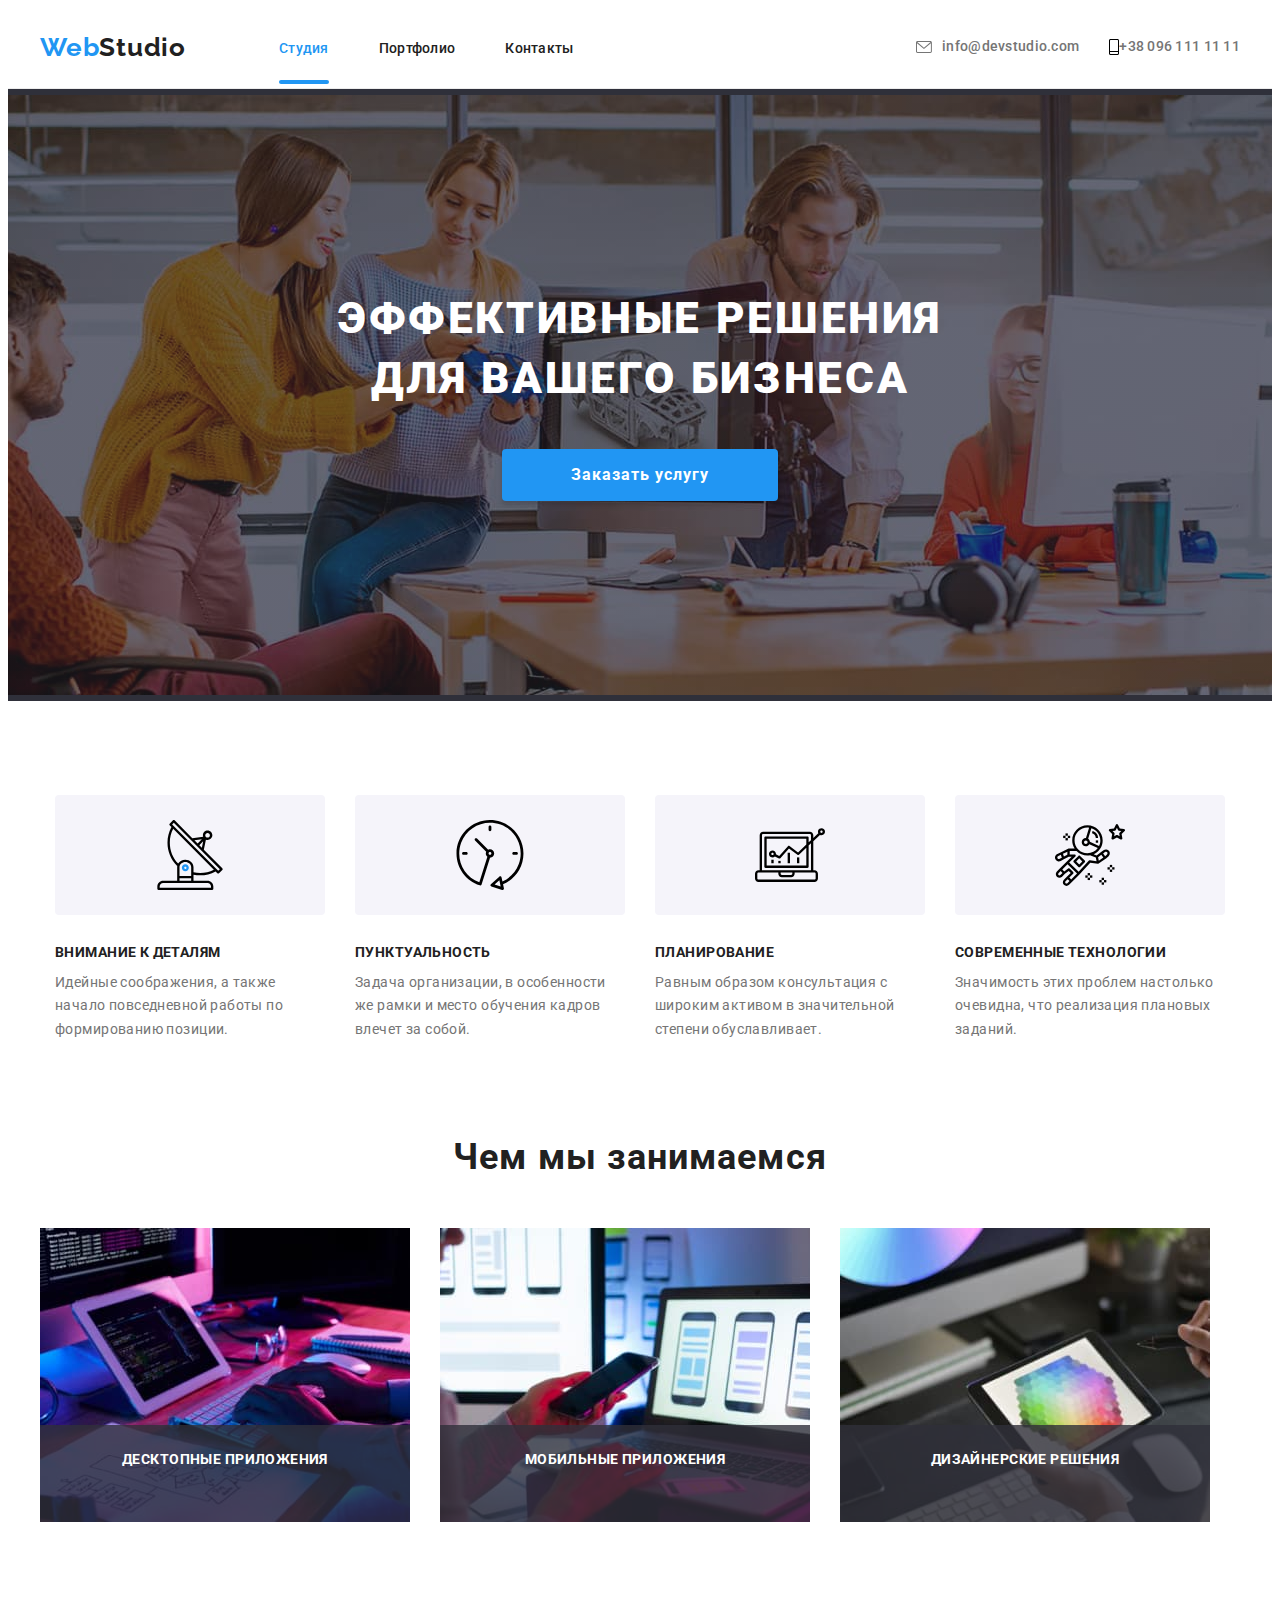
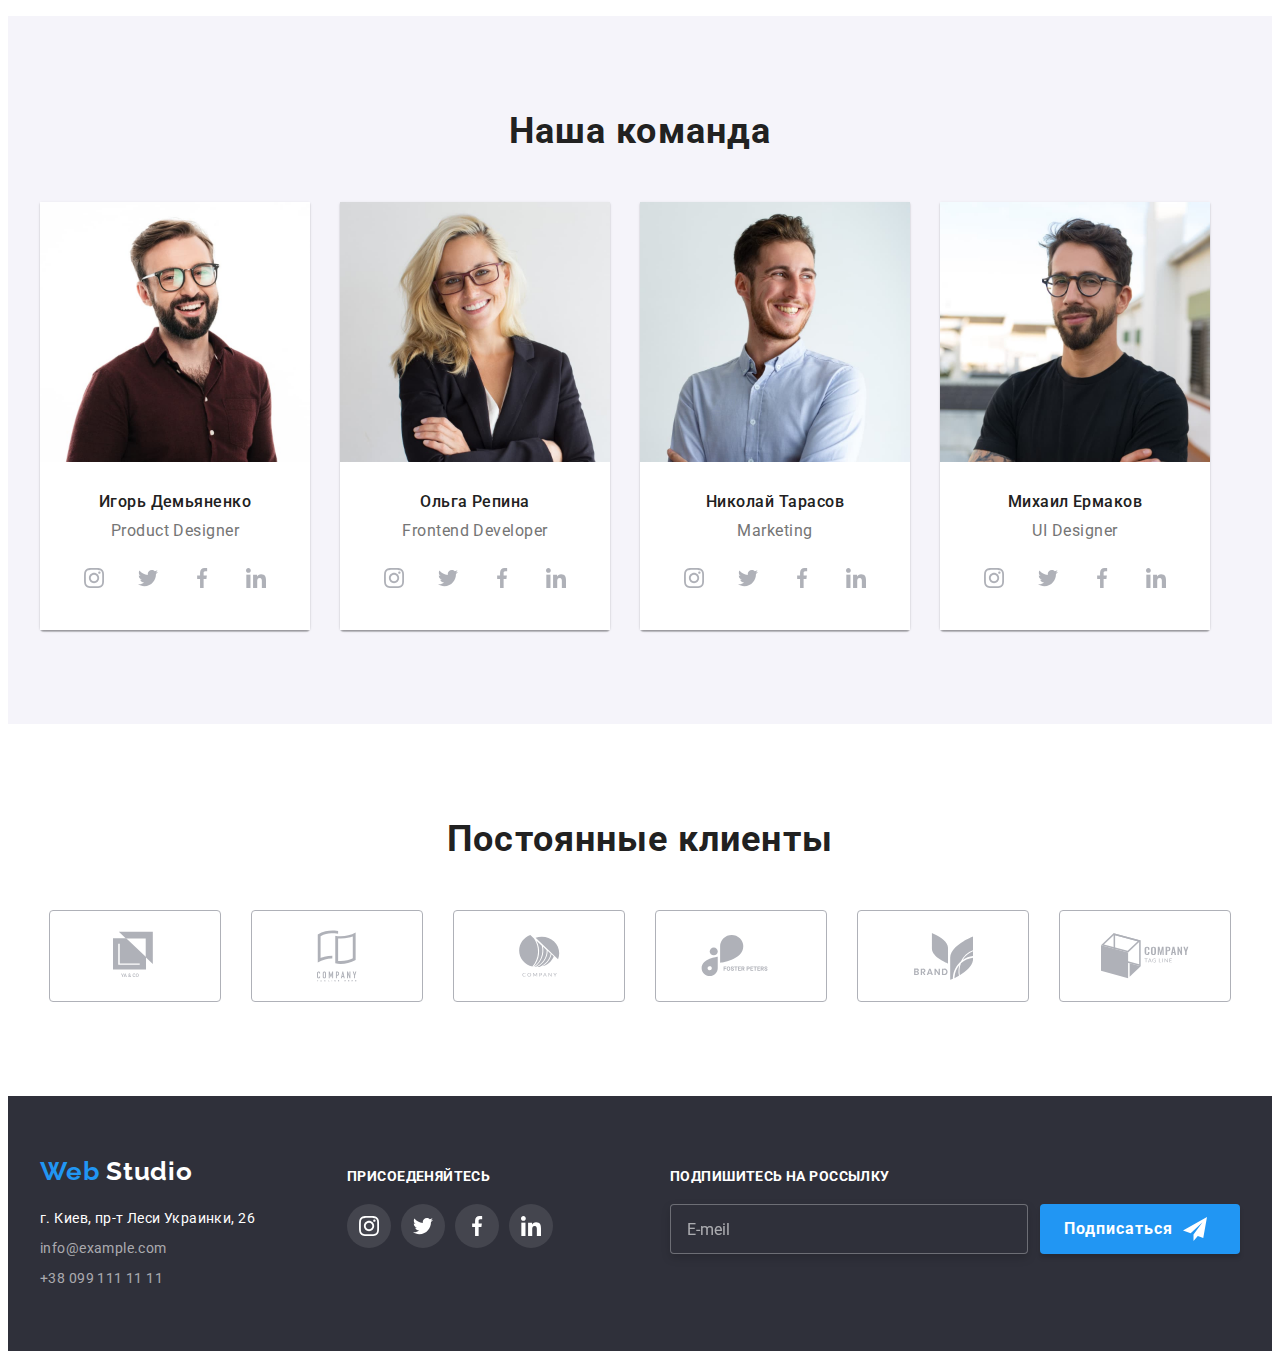
<file: index.html>
<!DOCTYPE html>
<html lang="ru">
<head>
    <meta charset="UTF-8">
    <meta http-equiv="X-UA-Compatible" content="IE=edge">
    <meta name="viewport" content="width=device-width, initial-scale=1.0">
    <title lang="en">WebStudio</title>
    <link rel="stylesheet" href="https://cdnjs.cloudflare.com/ajax/libs/modern-normalize/1.0.0/modern-normalize.min.css" integrity="sha512-ISS7cAi1PEhQ8jnbJpJZMd29NlhNj4AWYyLOSp2CE/CsHxTCu+r+t0D2yoJudVrd0/8fTVPUVDzY5Tvli75u/g==" crossorigin="anonymous" />
    <link rel="preconnect" href="https://fonts.gstatic.com">
    <link href="https://fonts.googleapis.com/css2?family=Raleway:wght@700&family=Roboto:wght@400;500;700;900&display=swap" rel="stylesheet">
    <link rel="stylesheet" href="https://cdnjs.cloudflare.com/ajax/libs/animate.css/4.1.1/animate.min.css"/>
    <link rel="stylesheet" href="./css/main.css">
</head>
<body>
    
    <header class="header">
        <!--Навигацыя-->
        <div class="container">
            <nav class="nav">
                <a class="logo link animate__heartBeat" href="index.html" lang="en">Web<span class="logo--word-top">Studio</span></a>
                <ul class="nav-list list">
                    <li class="nav-list__title">
                        <a class="nav-list__link link " href="index.html"><span class="nav-link-word header-nav-page">Студия</span></a>
                    </li>
                    <li class="nav-list__title">
                        <a class="nav-list__link link " href="portfolio.html">Портфолио</a>
                    </li>
                    <li class="nav-list__title">
                        <a class="nav-list__link link " href="contakt.html">Контакты</a>
                    </li>           
                </ul>
            </nav>
            <ul class="header-contakt list">
                <li class="header-contakt__list">
                    <a class="header-contakt__link link" href="mail:info@devstudio.com">
                        <svg width="16" height="12" class="header-contakt--icon">
                            <use href="./img/sprite.svg#icon-mail"></use>
                        </svg> info@devstudio.com
                    </a>
                    
                </li>
                <li class="header-contakt__list">
                    <a class="header-contakt__link link" href="tel:+380961111111">
                        <svg width="10" height="16" class="headet-contakt--icon" >
                            <use href="./img/sprite.svg#icon-tel"></use>
                        </svg> +38 096 111 11 11
                    </a>
                </li>
            </ul>  
        </div>
    </header>
    <main>
        <!--HERO-->
        <section class="hero">
            <div class="container">
                <h1 class="hero__text">Эффективные решения для вашего бизнеса</h1>
                <button type="button" data-modal-open class="hero-container__btn model-btn-style">
                   <span class="hero-container--texst-btn">Заказать услугу</span> 
                </button>
            </div>
        </section>
            <!--Описание-->        
        <section class="description">
            <div class="container">
                <ul class="description-list list">
                    <li class="description-list__title">
                        <div class="description-list__title-icon">
                            <svg class="description-list--icon">
                                <use href="./img/sprite.svg#icon-antenna"></use>
                            </svg>
                        </div>
                        <h3 class="description-list__header-text">Внимание к деталям</h3>
                        <p class="description-list__text">Идейные соображения, а также начало повседневной работы по формированию позиции.</p>
                    </li>
                    <li class="description-list__title">
                        <div class="description-list__title-icon">
                            <svg class="description-list--icon">
                                <use href="./img/sprite.svg#icon-clock"></use>
                            </svg>
                        </div>
                        <h3 class="description-list__header-text">Пунктуальность</h3>
                        <p class="description-list__text">Задача организации, в особенности же рамки и место обучения кадров влечет за собой.</p>
                    </li>
                    <li class="description-list__title">
                        <div class="description-list__title-icon">
                            <svg class="description-list--icon">
                                <use href="./img/sprite.svg#icon-diagram">
                                </use>
                            </svg>
                        </div>
                        <h3 class="description-list__header-text">Планирование</h3>
                        <p class="description-list__text">Равным образом консультация с широким активом в значительной степени обуславливает.</p>
                    </li>
                    <li class="description-list__title">
                        <div class="description-list__title-icon">
                            <svg class="description-list--icon" >
                                <use href="./img/sprite.svg#icon-astronaut"></use>
                            </svg>
                        </div>
                        <h3 class="description-list__header-text">Современные технологии</h3>
                        <p class="description-list__text">Значимость этих проблем настолько очевидна, что реализация плановых заданий.</p>
                    </li>
                </ul>
            </div>    
       </section>
             <!--Чем мы занимаемся-->             
        <section class="uswork">
            <div class="container">
                <h2 class="uswork__header">Чем мы занимаемся</h2> 
                <ul class="uswork-list list">
                    <li class="uswork-list__img">
                        <img src="./img/picture/html.img/img-2.jpg" alt="робота с компютером" width="370" height="294">
                        <p class="uswork-list__text">
                            ДЕСКТОПНЫЕ ПРИЛОЖЕНИЯ
                        </p>
                    </li>
                    <li class="uswork-list__img">
                        <img src="./img/picture/html.img/img-1.jpg" alt="робота с телефоном" width="370" height="294">
                        <p class="uswork-list__text">
                            МОБИЛЬНЫЕ ПРИЛОЖЕНИЯ
                        </p>
                    </li>
                    <li class="uswork-list__img">
                        <img src="./img/picture/html.img/img.jpg" alt="робота с планшетом" width="370" height="294">
                        <p class="uswork-list__text">
                            ДИЗАЙНЕРСКИЕ РЕШЕНИЯ
                        </p>
                    </li>
                </ul>
            </div>   
        </section>
            <!--Наша команда-->        
        <section class="usteam">
            <div class="container">
                <h2 class="usteam__header">Наша команда</h2>
                <ul class="usteam-list list">
                    <li class="usteam-blok" >
                        <img class="usteam-blok__img" src="./img/face/img.jpg" alt="Игорь Демьяненко" width="270" height="260">
                        <div class="usteam-item">
                            <h3 class="usteam-item__name">Игорь Демьяненко</h3>
                            <p class="usteam-item__text" lang="en">Product Designer</p>
                            <ul class="usteam-soctial list">
                                <il class="usteam-soctial__icon">
                                    <a class="soctial-icon-link link" href="" >
                                        <svg class="soctial-icon">
                                            <use href="./img/sprite.svg#icon-instagram"></use>
                                        </svg>
                                    </a>
                                </il>
                                <il class="usteam-soctial__icon">
                                    <a class="soctial-icon-link link" href="">
                                        <svg class="soctial-icon">
                                            <use href="./img/sprite.svg#icon-twitter"></use>
                                        </svg>
                                    </a>
                                </il>
                                <il class="usteam-soctial__icon">
                                    <a class="soctial-icon-link link" href="">
                                        <svg class="soctial-icon">
                                            <use href="./img/sprite.svg#icon-facebook"></use>
                                        </svg>
                                    </a>
                                </il>
                                <il class="usteam-soctial__icon">
                                    <a class="soctial-icon-link link" href="">
                                        <svg class="soctial-icon">
                                            <use href="./img/sprite.svg#icon-linkedin"></use>
                                        </svg>
                                    </a>
                                </il>
                            </ul>
                        </div>
                    </li>
                    <li class="usteam-blok">
                        <img class="usteam-blok__img" src="./img/face/img-1.jpg" alt="Ольга Репина" width="270" height="260">
                        <div class="usteam-item">
                            <h3 class="usteam-item__name">Ольга Репина</h3>
                            <p class="usteam-item__text" lang="en">Frontend Developer</p>
                            <ul class="usteam-soctial list">
                                <il class="usteam-soctial__icon">
                                    <a class="soctial-icon-link link" href="" >
                                        <svg class="soctial-icon">
                                            <use href="./img/sprite.svg#icon-instagram"></use>
                                        </svg>
                                    </a>
                                </il>
                                <il class="usteam-soctial__icon">
                                    <a class="soctial-icon-link link" href="">
                                        <svg class="soctial-icon">
                                            <use href="./img/sprite.svg#icon-twitter"></use>
                                        </svg>
                                    </a>
                                </il>
                                <il class="usteam-soctial__icon">
                                    <a class="soctial-icon-link link" href="">
                                        <svg class="soctial-icon">
                                            <use href="./img/sprite.svg#icon-facebook"></use>
                                        </svg>
                                    </a>
                                </il>
                                <il class="usteam-soctial__icon">
                                    <a class="soctial-icon-link link" href="">
                                        <svg class="soctial-icon">
                                            <use href="./img/sprite.svg#icon-linkedin"></use>
                                        </svg>
                                    </a>
                                </il>
                            </ul>
                        </div>
                    </li>
                    <li class="usteam-blok">
                        <img class="usteam-blok__img" src="./img/face/img-2.jpg" alt="Николай Тарасов" width="270" height="260">
                        <div class="usteam-item">
                            <h3 class="usteam-item__name">Николай Тарасов</h3>
                            <p class="usteam-item__text" lang="en">Marketing</p>
                            <ul class="usteam-soctial list">
                                <il class="usteam-soctial__icon">
                                    <a class="soctial-icon-link link" href="" >
                                        <svg class="soctial-icon">
                                            <use href="./img/sprite.svg#icon-instagram"></use>
                                        </svg>
                                    </a>
                                </il>
                                <il class="usteam-soctial__icon">
                                    <a class="soctial-icon-link link" href="">
                                        <svg class="soctial-icon">
                                            <use href="./img/sprite.svg#icon-twitter"></use>
                                        </svg>
                                    </a>
                                </il>
                                <il class="usteam-soctial__icon">
                                    <a class="soctial-icon-link link" href="">
                                        <svg class="soctial-icon">
                                            <use href="./img/sprite.svg#icon-facebook"></use>
                                        </svg>
                                    </a>
                                </il>
                                <il class="usteam-soctial__icon">
                                    <a class="soctial-icon-link link" href="">
                                        <svg class="soctial-icon">
                                            <use href="./img/sprite.svg#icon-linkedin"></use>
                                        </svg>
                                    </a>
                                </il>
                            </ul>
                        </div>
                    </li>
                    <li class="usteam-blok">
                        <img class="usteam-blok__img" src="./img/face/img-3.jpg" alt="Михаил Ермаков" width="270" height="260">
                        <div class="usteam-item">
                            <h3 class="usteam-item__name">Михаил Ермаков</h3>
                            <p class="usteam-item__text" lang="en">UI Designer</p>
                           <ul class="usteam-soctial list">
                            <il class="usteam-soctial__icon">
                                <a class="soctial-icon-link link" href="" >
                                    <svg class="soctial-icon">
                                        <use href="./img/sprite.svg#icon-instagram"></use>
                                    </svg>
                                </a>
                            </il>
                            <il class="usteam-soctial__icon">
                                <a class="soctial-icon-link link" href="">
                                    <svg class="soctial-icon">
                                        <use href="./img/sprite.svg#icon-twitter"></use>
                                    </svg>
                                </a>
                            </il>
                            <il class="usteam-soctial__icon">
                                <a class="soctial-icon-link link" href="">
                                    <svg class="soctial-icon">
                                        <use href="./img/sprite.svg#icon-facebook"></use>
                                    </svg>
                                </a>
                            </il>
                            <il class="usteam-soctial__icon">
                                <a class="soctial-icon-link link" href="">
                                    <svg class="soctial-icon">
                                        <use href="./img/sprite.svg#icon-linkedin"></use>
                                    </svg>
                                </a>
                            </il>
                           </ul>
                        </div>
                    </li>
                    
                </ul>
            </div>
        </section>
        <!--Клиенты-->  
        <section class="clients">
            <div class="container">
                <h2 class="clients__header">
                    Постоянные клиенты
                </h2>
                <ul class="clients-list list">
                    <li class="clients-list__item">
                        <a href="" class="clients-list__item--link link">
                            <svg class="clients-list__item--icon" width="44" height="50" >
                                <use href="./img/sprite.svg#icon-logo-1"></use>
                            </svg>
                        </a>
                    </li>
                    <li class="clients-list__item">
                        <a href="" class="clients-list__item--link link">
                            <svg class="clients-list__item--icon" width="40" height="52">
                                <use href="./img/sprite.svg#icon-logo-2"></use>
                            </svg>
                        </a>
                    </li>
                    <li class="clients-list__item">
                        <a href="" class="clients-list__item--link link">
                            <svg class="clients-list__item--icon" width="41" height="42">
                                <use href="./img/sprite.svg#icon-logo-3"></use>
                            </svg>
                        </a>
                    </li>
                    <li class="clients-list__item">
                        <a href="" class="clients-list__item--link link">
                            <svg class="clients-list__item--icon" width="80" height="42">
                                <use href="./img/sprite.svg#icon-logo-4"></use>
                            </svg>
                        </a>
                    </li>
                    <li class="clients-list__item">
                        <a href="" class="clients-list__item--link link">
                            <svg class="clients-list__item--icon" width="59" height="47">
                                <use href="./img/sprite.svg#icon-logo-5" ></use>
                            </svg>
                        </a>
                    </li>
                    <li class="clients-list__item">
                        <a href="" class="clients-list__item--link link">
                            <svg class="clients-list__item--icon" width="88" height="46">
                                <use href="./img/sprite.svg#icon-logo-6" ></use>
                            </svg>
                        </a>
                    </li>
                </ul>
            </div>
        </section>
    </main>  
        <footer class="footer">
            <!--Контактная информация--> 
            <div class="container">
                <div>
                    <ul class="footer-list list">
                        <li class="footer-list__title">
                            <a class="logo link" href="index.html" lang="en">Web
                                <span class="logo--word-bottom">Studio</span>
                            </a>
                        </li>
                        <li class="footer-list__title">
                            <address class="footer-list__address">
                                <ul class="footer-list__address-list list">
                                    <li class="footer-list__address-title">
                                        <a class="footer-list__address--map link" href="https://goo.gl/maps/AxaxYYh6LcKhHVf57" target="_blank" rel="noopener noreferrer">
                                            г. Киев, пр-т Леси Украинки, 26
                                        </a>
                                    </li>
                                    <li class="footer-list__address-title">
                                        <a class="footer-list__address--link link" href="mail:info@example.com">
                                            info@example.com
                                        </a>
                                    </li>
                                    <li class="footer-list__address-title">
                                        <a class="footer-list__address--link link" href="tel:+380991111111">
                                            +38 099 111 11 11
                                        </a>
                                    </li>
                                </ul>
                        </address></li>
                    </ul> 
                </div>
            
                <div class="footer-social">
                    <h3 class="footer-social--text">
                        ПРИСОЕДЕНЯЙТЕСЬ
                    </h3>
                    <ul class="footer-social__list list">
                        <li class="footer-social__title">
                            <a href="" class="footer-social__icon link">
                                <svg class="footer-social__title--icon">
                                    <use href="./img/sprite.svg#icon-instagram"></use>
                                </svg>
                            </a>
                        </li>
                        <li class="footer-social__title">
                            <a href="" class="footer-social__icon link">
                                <svg class="footer-social__title--icon">
                                    <use href="./img/sprite.svg#icon-twitter"></use>
                                </svg>
                            </a>
                        </li>
                        <li class="footer-social__title">
                            <a href="" class="footer-social__icon link">
                                <svg class="footer-social__title--icon">
                                    <use href="./img/sprite.svg#icon-facebook"></use>
                                </svg>
                            </a>
                        </li>
                        <li class="footer-social__title">
                            <a href="" class="footer-social__icon link">
                                <svg class="footer-social__title--icon">
                                    <use href="./img/sprite.svg#icon-linkedin"> </use>
                                </svg>
                            </a>
                        </li>
                    </ul>
                </div>
                <div class="footer-mailing">
                    <p class="footer-mailing--header">ПОДПИШИТЕСЬ НА РОССЫЛКУ</p>
                    <div >
                        <form class="footer-mailing__list" action="#" >
                            <input name="user-email" type="email" placeholder="E-meil" class="footer-mailing__list--mail">
                            <button type="submit" class="footer-mailing__list--btn model-btn-style">
                                Подписаться
                                <svg class="footer-mailing__list--btn-icon">
                                    <use href="./img/sprite.svg#icon-icon_meseng"></use>
                                </svg>
                            </button> 
                        </form>
                    </div>
                </div>
            </div>
        </footer>
        <div class="backdrop is-hidden" data-modal>
            <div class="model">
                <button type="button" data-modal-close class="model__btn-close-model">
                    <svg class="model__btn-close-icon" width="18" height="18">
                        <use href="./img/sprite.svg#icon-close-black-btn"></use>
                    </svg>
                </button>
                <form action="#" class="model-form">
                    <b class="model-form--model-text">Оставьте свои данные, мы вам перезвоним</b>
                    <label class="from-label" >
                        Имя
                        <span class="from-label__input">
                            <input class="from-input-box" type="text" name="user-name" required minlength="2">
                            <svg class="input-icon" width="18" height="18">
                                <use href="./img/sprite.svg#icon-person-backdrop"></use>
                            </svg>
                        </span>
                    </label>
                    <label class="from-label">
                        Телефон
                        <span class="from-label__input">
                            <input class="from-input-box" type="tel" name="user-tel" required 
                            pattern="[0-9]{3}-[0-9]{3}-[0-9]{2}-[0-9]{2}">
                            <svg class="input-icon" width="18" height="18">
                                <use href="./img/sprite.svg#icon-phone-backdrop"></use>
                            </svg>
                        </span>
                    </label>
                    <label class="from-label">
                        Почта
                        <span class="from-label__input">
                            <input class="from-input-box" type="email" name="user-email" required/>
                            <svg class="input-icon" width="18" height="18">
                                <use href="./img/sprite.svg#icon-icon_meseng"></use>
                            </svg>
                        </span>
                    </label>
                    <label class="from-label">
                        Комментарий
                        <textarea class="from-input-textarea"  name="user-text"  placeholder="Введите текст"></textarea>
                    </label>
                    <input id="user-term" class="from-input-checkbox visually-hidden" name="user-term" type="checkbox" required>
                    <label for="user-term" class="from-label from-label-input" >
                        Соглашаюсь с рассылкой и принимаю&nbsp;
                        <a href="" class="from-label-link">Условия договора</a>
                    </label>
                    <button type="submit" class="model-btn-push model-btn-style">Отправить</button>
                </form>
            </div>
        </div>  
        <script src="./js/model.js"></script>
        
</body>
</html>
</file>
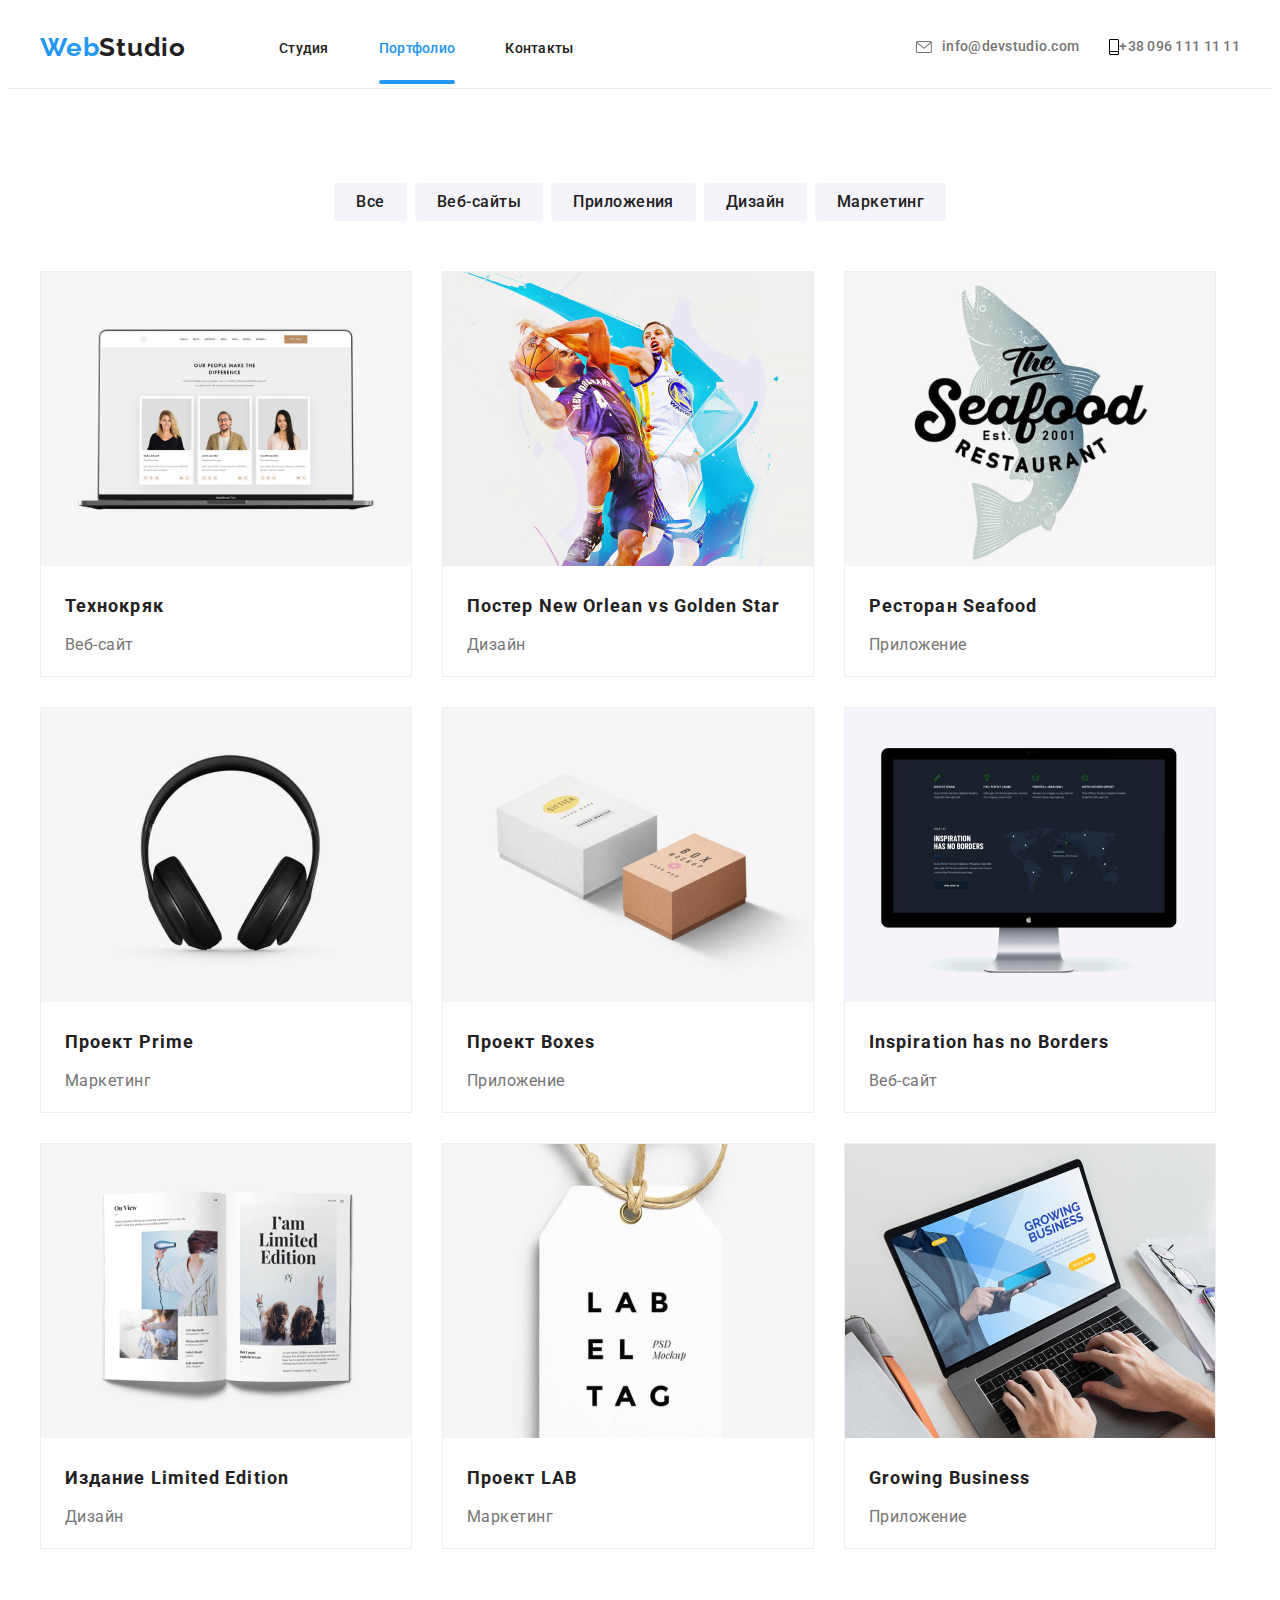
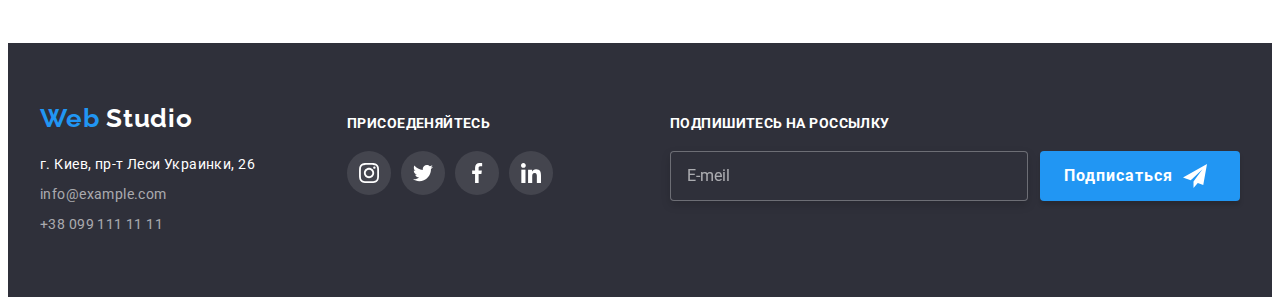
<file: portfolio.html>
<!DOCTYPE html>
<html lang="ru">
<head>
    <meta charset="UTF-8">
    <meta http-equiv="X-UA-Compatible" content="IE=edge">
    <meta name="viewport" content="width=device-width, initial-scale=1.0">
    <title lang="en">WebStudio</title>
    <link rel="stylesheet" href="https://cdnjs.cloudflare.com/ajax/libs/modern-normalize/1.0.0/modern-normalize.min.css" integrity="sha512-ISS7cAi1PEhQ8jnbJpJZMd29NlhNj4AWYyLOSp2CE/CsHxTCu+r+t0D2yoJudVrd0/8fTVPUVDzY5Tvli75u/g==" crossorigin="anonymous" />
    <link rel="preconnect" href="https://fonts.gstatic.com">
    <link href="https://fonts.googleapis.com/css2?family=Raleway:wght@700&family=Roboto:wght@400;500;700;900&display=swap" rel="stylesheet">
    <link rel="stylesheet" href="https://cdnjs.cloudflare.com/ajax/libs/animate.css/4.1.1/animate.min.css"/>
    <link rel="stylesheet" href="./css/portfolio.min.css">
</head>
    <body>
        <header class="header">
            <!--Навигацыя-->
            <div class="container">
                <nav class="nav">
                    <a class="logo link animate__heartBeat"  href="index.html" lang="en">Web<span class="logo--word-top">Studio</span></a>
                    <ul class="nav-list list">
                        <li class="nav-list__title">
                            <a class="nav-list__link link " href="index.html">Студия</a>
                        </li>
                        <li class="nav-list__title">
                            <a class="nav-list__link link " href="portfolio.html"><span class="nav-link-word header-nav-page">Портфолио</span></a>
                        </li>
                        <li class="nav-list__title">
                            <a class="nav-list__link link " href="contakt.html">Контакты</a>
                        </li>           
                    </ul>
                </nav>
                <ul class="header-contakt list">
                    <li class="header-contakt__list">
                        <a class="header-contakt__link link" href="mail:info@devstudio.com">
                            <svg width="16" height="12" class="header-contakt--icon">
                                <use href="./img/sprite.svg#icon-mail"></use>
                            </svg> info@devstudio.com
                        </a>
                        
                    </li>
                    <li class="header-contakt__list">
                        <a class="header-contakt__link link" href="tel:+380961111111">
                            <svg width="10" height="16" class="headet-contakt--icon" >
                                <use href="./img/sprite.svg#icon-tel"></use>
                            </svg> +38 096 111 11 11
                        </a>
                    </li>
                </ul>  
            </div>
        </header>   
            <!--Прайс-->
        <section class="price-section">
            <div class="container">
                <ul class="price-button list">
                    <li class="price-button__list">
                        <button type="button" class="price-button__list--title">
                            <span class="price-button__list--texst">Все</span>
                        </button>
                    </li>
                    <li class="price-button__list">
                        <button type="button" class="price-button__list--title">
                            <span class="btn-texst">Веб-сайты</span>
                        </button>
                    </li>
                    <li class="price-button__list">
                        <button type="button" class="price-button__list--title">
                            <span class="btn-texst">Приложения</span>
                        </button>
                    </li>
                    <li class="price-button__list">
                        <button type="button" class="price-button__list--title">
                            <span class="btn-texst">Дизайн</span>
                        </button>
                    </li>
                    <li class="price-button__list">
                        <button type="button" class="price-button__list--title">
                            <span class="btn-texst">Маркетинг</span>
                        </button>
                    </li>
                </ul>                
                <div class="price-container-img">
                    <ul class="price-img list">
                        <li class="price-img-list ">
                            <a class="price-img-link link" href="">
                                <div class="price-img-link__position">
                                    <img class="price-img-link__position--pic" src="./img/picture/portfolio.img/img.jpg" alt="Ноутбук" width="370" height="294"> 
                                    <p class="price-img-link__position--text">
                                        Технокряк это современная площадка распространения коронавируса. Компании используют эту платформу для цифрового шпионажа и атак на защищённые сервера конкурентов.
                                    </p>
                                </div>
                                <div class="price-img-link__title"> 
                                    <h3 class="price-img-link__title--header">Технокряк</h3>
                                    <p class="price-img-link__title--text">Веб-сайт</p>  
                                </div>
                            </a>
                        </li>
                        <li class="price-img-list">
                            <a class="price-img-link link" href="">
                                <div class="price-img-link__position">
                                    <img class="price-img-link__position--pic" src="./img/picture/portfolio.img/img-1.jpg" alt="Баскедболисты" width="370" height="294"> 
                                    <p class="price-img-link__position--text">Технокряк это современная площадка распространения коронавируса. Компании используют эту платформу для цифрового шпионажа и атак на защищённые сервера конкурентов.
                                        
                                    </p>
                                </div>
                                <div class="price-img-link__title">
                                    <h3 class="price-img-link__title--header">Постер New Orlean vs Golden Star</h3>
                                    <p class="price-img-link__title--text">Дизайн</p>
                                </div>
                            </a>
                        </li>
                        <li class="price-img-list">
                            <a class="price-img-link link" href="">
                                <div class="price-img-link__position">
                                    <img class="price-img-link__position--pic" src="./img/picture/portfolio.img/img-2.jpg" alt="Логотип" width="370" height="294"> 
                                    <p class="price-img-link__position--text">Технокряк это современная площадка распространения коронавируса. Компании используют эту платформу для цифрового шпионажа и атак на защищённые сервера конкурентов.
                                        
                                    </p>
                                </div>
                                <div class="price-img-link__title">
                                    <h3 class="price-img-link__title--header">Ресторан Seafood</h3>
                                    <p class="price-img-link__title--text">Приложение</p>
                                </div>
                            </a>
                        </li>
                        <li class="price-img-list">
                            <a class="price-img-link link" href="">
                                <div class="price-img-link__position">
                                    <img class="price-img-link__position--pic" src="./img/picture/portfolio.img/img-3.jpg" alt="Наушники" width="370" height="294"> 
                                    <p class="price-img-link__position--text">Технокряк это современная площадка распространения коронавируса. Компании используют эту платформу для цифрового шпионажа и атак на защищённые сервера конкурентов.
                                        
                                    </p>
                                </div>
                                <div class="price-img-link__title">
                                    <h3 class="price-img-link__title--header">Проект Prime</h3>
                                    <p class="price-img-link__title--text">Маркетинг</p>
                                </div>
                            </a>
                        </li>
                        <li class="price-img-list">
                            <a class="price-img-link link" href="">
                                <div class="price-img-link__position">
                                    <img class="price-img-link__position--pic" src="./img/picture/portfolio.img/img-4.jpg" alt="Коробки" width="370" height="294"> 
                                    <p class="price-img-link__position--text">Технокряк это современная площадка распространения коронавируса. Компании используют эту платформу для цифрового шпионажа и атак на защищённые сервера конкурентов.
                                        
                                    </p>
                                </div>
                                <div class="price-img-link__title">
                                    <h3 class="price-img-link__title--header">Проект Boxes</h3>
                                    <p class="price-img-link__title--text">Приложение</p>
                                </div>
                            </a>
                        </li>
                        <li class="price-img-list">
                            <a class="price-img-link link" href="">
                                <div class="price-img-link__position">
                                    <img class="price-img-link__position--pic" src="./img/picture/portfolio.img/img-5.jpg" alt="Монитор" width="370" height="294"> 
                                    <p class="price-img-link__position--text">Технокряк это современная площадка распространения коронавируса. Компании используют эту платформу для цифрового шпионажа и атак на защищённые сервера конкурентов.
                                        
                                    </p>
                                </div>
                                <div class="price-img-link__title">
                                    <h3 class="price-img-link__title--header">Inspiration has no Borders</h3>
                                    <p lang="en" class="price-img-link__title--text">Веб-сайт</p>
                                </div>
                            </a>
                        </li>
                        <li class="price-img-list">
                            <a class="price-img-link link" href="">
                                <div class="price-img-link__position">
                                    <img class="price-img-link__position--pic" src="./img/picture/portfolio.img/img-6.jpg" alt="Книга" width="370" height="294"> 
                                    <p class="price-img-link__position--text">Технокряк это современная площадка распространения коронавируса. Компании используют эту платформу для цифрового шпионажа и атак на защищённые сервера конкурентов.
                                        
                                    </p>
                                </div>
                                <div class="price-img-link__title">
                                    <h3 class="price-img-link__title--header">Издание Limited Edition</h3>
                                    <p class="price-img-link__title--text">Дизайн</p>
                                </div>
                            </a>
                        </li>
                        <li class="price-img-list">
                            <a class="price-img-link link" href="">
                                <div class="price-img-link__position">
                                    <img class="price-img-link__position--pic" src="./img/picture/portfolio.img/img-7.jpg" alt="Маркеровка" width="370" height="294"> 
                                    <p class="price-img-link__position--text">Технокряк это современная площадка распространения коронавируса. Компании используют эту платформу для цифрового шпионажа и атак на защищённые сервера конкурентов.
                                        
                                    </p>
                                </div>
                                <div class="price-img-link__title">
                                    <h3 class="price-img-link__title--header">Проект LAB</h3>
                                    <p class="price-img-link__title--text">Маркетинг</p>
                                </div>
                            </a>
                        </li>
                        <li class="price-img-list">
                            <a class="price-img-link link" href="">
                                <div class="price-img-link__position">
                                    <img class="price-img-link__position--pic" src="./img/picture/portfolio.img/img-8.jpg" alt="Ноутбук" width="370" height="294"> 
                                    <p class="price-img-link__position--text">Технокряк это современная площадка распространения коронавируса. Компании используют эту платформу для цифрового шпионажа и атак на защищённые сервера конкурентов.
                                        
                                    </p>
                                </div>
                                <div class="price-img-link__title">
                                    <h3 class="price-img-link__title--header">Growing Business</h3>
                                    <p class="price-img-link__title--text">Приложение</p>
                                </div>
                            </a>
                        </li>
                    </ul>
                </div>
            </div>
        </section>
                <!--Контактная информация-->     
                <footer class="footer">
                    <!--Контактная информация--> 
                    <div class="container">
                        <div>
                            <ul class="footer-list list">
                                <li class="footer-list__title">
                                    <a class="logo link" href="index.html" lang="en">Web
                                        <span class="logo--word-bottom">Studio</span>
                                    </a>
                                </li>
                                <li class="footer-list__title">
                                    <address class="footer-list__address">
                                        <ul class="footer-list__address-list list">
                                            <li class="footer-list__address-title">
                                                <a class="footer-list__address--map link" href="https://goo.gl/maps/AxaxYYh6LcKhHVf57" target="_blank" rel="noopener noreferrer">
                                                    г. Киев, пр-т Леси Украинки, 26
                                                </a>
                                            </li>
                                            <li class="footer-list__address-title">
                                                <a class="footer-list__address--link link" href="mail:info@example.com">
                                                    info@example.com
                                                </a>
                                            </li>
                                            <li class="footer-list__address-title">
                                                <a class="footer-list__address--link link" href="tel:+380991111111">
                                                    +38 099 111 11 11
                                                </a>
                                            </li>
                                        </ul>
                                </address></li>
                            </ul> 
                        </div>
                    
                        <div class="footer-social">
                            <h3 class="footer-social--text">
                                ПРИСОЕДЕНЯЙТЕСЬ
                            </h3>
                            <ul class="footer-social__list list">
                                <li class="footer-social__title">
                                    <a href="" class="footer-social__icon link">
                                        <svg class="footer-social__title--icon">
                                            <use href="./img/sprite.svg#icon-instagram"></use>
                                        </svg>
                                    </a>
                                </li>
                                <li class="footer-social__title">
                                    <a href="" class="footer-social__icon link">
                                        <svg class="footer-social__title--icon">
                                            <use href="./img/sprite.svg#icon-twitter"></use>
                                        </svg>
                                    </a>
                                </li>
                                <li class="footer-social__title">
                                    <a href="" class="footer-social__icon link">
                                        <svg class="footer-social__title--icon">
                                            <use href="./img/sprite.svg#icon-facebook"></use>
                                        </svg>
                                    </a>
                                </li>
                                <li class="footer-social__title">
                                    <a href="" class="footer-social__icon link">
                                        <svg class="footer-social__title--icon">
                                            <use href="./img/sprite.svg#icon-linkedin"> </use>
                                        </svg>
                                    </a>
                                </li>
                            </ul>
                        </div>
                        <div class="footer-mailing">
                            <p class="footer-mailing--header">ПОДПИШИТЕСЬ НА РОССЫЛКУ</p>
                            <div >
                                <form class="footer-mailing__list" action="#" >
                                    <input name="user-email" type="email" placeholder="E-meil" class="footer-mailing__list--mail">
                                    <button type="submit" class="footer-mailing__list--btn model-btn-style">
                                        Подписаться
                                        <svg class="footer-mailing__list--btn-icon">
                                            <use href="./img/sprite.svg#icon-icon_meseng"></use>
                                        </svg>
                                    </button> 
                                </form>
                            </div>
                        </div>
                    </div>
                </footer>  
          
    </body>
</html>
</file>
<file: css/main.css>
:root {
  --main-font: 'Roboto', sans-serif;
  --secondary-font: 'Raleway', sans-serif;
  --accent-color: #2196F3;
  --text-color:#212121;
  --title-color:#FFFFFF;
  --background-color: #F5F4FA;
  --section-pt-pb: 94px;
  --section-mr: 30px;
}

.visually-hidden {
  position: absolute !important;
  clip: rect(1px 1px 1px 1px);
  /* IE6, IE7 */
  clip: rect(1px, 1px, 1px, 1px);
  padding: 0 !important;
  border: 0 !important;
  height: 1px !important;
  width: 1px !important;
  overflow: hidden;
}

h1,
h2,
h3,
h4,
h5,
h6,
p {
  margin: 0;
}

ul,
ol {
  margin: 0;
  padding: 0;
}

img {
  display: block;
}

body {
  font-family: var(--main-font);
}

.list {
  list-style: none;
}

.link {
  text-decoration: none;
}

.logo {
  font-family: var(--secondary-font);
  font-weight: 700;
  font-size: 26px;
  line-height: 1.19;
  letter-spacing: 0.03em;
  color: var(--accent-color);
}

.container {
  width: 1200px;
  margin: 0 auto;
  padding-left: 15px;
  padding-right: 15px;
}

.footer .container {
  display: flex;
  flex-direction: row;
  justify-content: space-between;
  flex-wrap: nowrap;
}

.header .container {
  display: flex;
  align-items: center;
  padding-bottom: 25px;
  padding-left: 15px;
  padding-top: 24px;
}

.hero .container,
.section .container {
  display: flex;
  flex-direction: column;
  align-items: center;
}

.model-btn-style {
  border: none;
  font-family: var(--main-font);
  font-weight: 700;
  font-size: 16px;
  line-height: 1.875;
  text-align: center;
  letter-spacing: 0.06em;
  cursor: pointer;
  color: var(--title-color);
  background-color: var(--accent-color);
  box-shadow: 0px 4px 4px rgba(0, 0, 0, 0.15);
  border-radius: 4px;
}

.soctial-icon-link {
  display: flex;
  justify-content: center;
  align-items: center;
  width: 44px;
  height: 44px;
  border-radius: 50%;
  fill: #AFB1B8;
  transition: background-color 250ms cubic-bezier(0.4, 0, 0.2, 1), fill 250ms cubic-bezier(0.4, 0, 0.2, 1);
}

.soctial-icon-link:hover, .soctial-icon-link:focus {
  fill: var(--title-color);
  background-color: var(--accent-color);
}

.soctial-icon {
  width: 20px;
  height: 20px;
}

.backdrop {
  position: absolute;
  top: 0;
  left: 0;
  width: 100vw;
  height: 100vh;
  position: fixed;
  transition: all 250ms cubic-bezier(0.4, 0, 0.2, 1);
  background: rgba(0, 0, 0, 0.2);
}

.model {
  position: absolute;
  top: 50%;
  left: 50%;
  transform: translate(-50%, -50%);
  width: 528px;
  height: 581px;
  background-color: var(--title-color);
  z-index: 1001;
  box-shadow: 0px 1px 3px rgba(0, 0, 0, 0.12), 0px 1px 1px rgba(0, 0, 0, 0.14), 0px 2px 1px rgba(0, 0, 0, 0.2);
  border-radius: 4px;
}

.model__btn-close-model {
  border-radius: 50%;
  width: 30px;
  height: 30px;
  background: transparent;
  border: 1px solid rgba(0, 0, 0, 0.1);
  cursor: pointer;
  position: absolute;
  top: 8px;
  right: 8px;
  display: flex;
  justify-content: center;
  align-items: center;
}

.model__btn-close-model:focus, .model__btn-close-model:hover {
  fill: var(--accent-color);
}

.is-hidden {
  opacity: 0;
  visibility: hidden;
  pointer-events: none;
}

.model {
  padding: 40px;
}

.model-btn-push {
  width: 200px;
  height: 50px;
  left: 700px;
  top: 712px;
  margin-top: 30px;
  align-self: center;
}

.from-label {
  font-family: var(--main-font);
  font-weight: 400;
  font-size: 12px;
  line-height: 1.16;
  /* letter-spacing: 0.01em; */
  color: #757575;
}

.from-label:nth-child(-n+4) {
  margin-bottom: 10px;
}

.from-input-box {
  border: 1px solid rgba(33, 33, 33, 0.2);
  border-radius: 4px;
  height: 40px;
  width: 100%;
  padding-left: 40px;
  transition: border-color 250ms cubic-bezier(0.4, 0, 0.2, 1);
}

.from-input-checkbox:checked + .from-label-input::before {
  background: var(--accent-color);
  border: var(--accent-color);
  background-image: url(../img/picture/html.img/backdrop/Vector.svg);
  background-repeat: no-repeat;
  background-position: center;
}

.from-input-checkbox:focus + .from-label-input::before,
.from-input-checkbox:hover + .from-label-input::before {
  box-shadow: 0 0 0 2px var(--accent-color);
}

.from-label-input {
  display: flex;
  align-items: center;
  font-size: 14px;
  margin-top: 20px;
}

.from-label-input::before {
  content: "";
  display: block;
  width: 16px;
  height: 16px;
  border: 2px solid var(--text-color);
  border-radius: 2px;
  margin-right: 7px;
  cursor: pointer;
}

.from-label__input {
  position: relative;
  display: block;
  margin-top: 4px;
}

.from-input-box:focus, .from-input-box:hover {
  outline: none;
  border-color: var(--accent-color);
}

.from-input-box:focus + .input-icon,
.from-input-box:hover + .input-icon {
  fill: var(--accent-color);
}

.input-icon {
  position: absolute;
  top: 50%;
  left: 11px;
  transform: translateY(-50%);
  transition: fill 250ms cubic-bezier(0.4, 0, 0.2, 1);
}

.from-input-textarea {
  margin-top: 4px;
  width: 100%;
  height: 120px;
  border: 1px solid rgba(33, 33, 33, 0.2);
  border-radius: 4px;
  padding: 12px 16px;
  resize: none;
  font-family: var(--main-font);
  font-weight: 400;
  font-size: 14px;
  line-height: 1.14;
  letter-spacing: 0.01em;
  transition: fill 250ms cubic-bezier(0.4, 0, 0.2, 1);
}

.from-input-textarea:focus, .from-input-textarea:hover {
  outline: none;
  border-color: var(--accent-color);
}

.from-input-textarea::placeholder {
  color: rgba(117, 117, 117, 0.5);
  font-family: var(--main-font);
  font-weight: 400;
  font-size: 14px;
  line-height: 1.14;
  letter-spacing: 0.01em;
}

.from-label-link {
  color: var(--accent-color);
}

.model-form {
  display: flex;
  flex-direction: column;
}

.model-form--model-text {
  font-family: var(--main-font);
  font-weight: 700;
  font-size: 20px;
  line-height: 1.15;
  text-align: center;
  letter-spacing: 0.03em;
  margin-bottom: 12px;
  color: var(--text-color);
}

.header {
  position: sticky;
  top: 0;
  background-color: var(--title-color);
  border-bottom: 1px solid #ECECEC;
  z-index: 1000;
}

.header .logo {
  margin-right: 93px;
}

.nav {
  display: flex;
  align-items: center;
}

.logo--word-top {
  color: var(--text-color);
}

.nav-list__title:not(:last-child) {
  margin-right: 50px;
}

.nav-list {
  display: flex;
}

.nav-list__link {
  font-weight: 500;
  font-size: 14px;
  line-height: 1.14;
  letter-spacing: 0.02em;
  position: relative;
  color: var(--text-color);
  transition: color 250ms cubic-bezier(0.4, 0, 0.2, 1);
}

.nav-list__link:hover, .nav-list__link:focus {
  color: var(--accent-color);
}

.nav-link-word {
  color: var(--accent-color);
}

.nav-link-word::after {
  content: "";
  position: absolute;
  display: block;
  background: #2196F3;
  border-radius: 2px;
  width: 100%;
  height: 4px;
  top: 250%;
}

.header-contakt {
  display: flex;
  align-items: center;
  margin-left: auto;
}

.header-contakt:not(:last-child) {
  margin-left: 305px;
}

.header-contakt__list:not(:last-child) {
  margin-right: 30px;
}

.header-contakt__link {
  font-weight: 500;
  display: flex;
  align-items: center;
  font-size: 14px;
  line-height: 1.14;
  letter-spacing: 0.02em;
  color: #757575;
  transition: color 250ms cubic-bezier(0.4, 0, 0.2, 1);
}

.header-contakt__link:hover, .header-contakt__link:focus {
  color: var(--accent-color);
}

.header-contakt--icon {
  margin-right: 10px;
  fill: currentColor;
}

.description {
  padding-top: var(--section-pt-pb);
  padding-bottom: var(--section-pt-pb);
}

.description-list {
  display: flex;
  align-items: center;
  justify-content: center;
}

.description-list__title {
  width: 270px;
}

.description-list__title:not(:last-child) {
  margin-right: var(--section-mr);
}

.description-list__title-icon {
  background: #F5F4FA;
  border-radius: 4px;
  margin-bottom: var(--section-mr);
  height: 120px;
  display: flex;
  align-items: center;
  justify-content: center;
}

.description-list--icon {
  width: 70px;
  height: 70px;
}

.description-list__header-text {
  margin-bottom: 10px;
  font-weight: 700;
  font-size: 14px;
  line-height: 1.14;
  letter-spacing: 0.03em;
  text-transform: uppercase;
  color: var(--text-color);
}

.description-list__text {
  font-weight: 400;
  font-size: 14px;
  line-height: 1.7;
  letter-spacing: 0.03em;
  color: #757575;
}

.hero {
  background: #2F303A;
  padding-top: 200px;
  padding-bottom: 200px;
  background-image: linear-gradient(rgba(47, 48, 58, 0.4), rgba(47, 48, 58, 0.4)), url(../img/picture/html.img/background/Img.jpg);
  background-repeat: no-repeat;
  background-position: center;
}

.hero__text {
  width: 696px;
  left: 452px;
  top: 280px;
  font-weight: 900;
  font-size: 44px;
  line-height: 1.36;
  text-align: center;
  letter-spacing: 0.06em;
  text-transform: uppercase;
  color: var(--title-color);
}

.hero-container__btn {
  margin-top: 40px;
  display: flex;
  align-items: center;
}

.hero-container__btn .hero-container--texst-btn {
  min-width: 200px;
  padding: 10px 32px;
}

.uswork {
  padding-bottom: var(--section-pt-pb);
}

.uswork__header {
  font-weight: 700;
  font-size: 36px;
  line-height: 1.17;
  text-align: center;
  letter-spacing: 0.03em;
  margin-bottom: 50px;
  color: var(--text-color);
}

.uswork-list {
  display: flex;
  align-items: center;
}

.uswork-list__text {
  position: absolute;
  bottom: 0;
  left: 0;
  font-family: var(--main-font);
  font-weight: 700;
  font-size: 14px;
  line-height: 1.14;
  text-align: center;
  letter-spacing: 0.03em;
  text-transform: uppercase;
  color: var(--title-color);
  background: rgba(47, 48, 58, 0.8);
  width: 370px;
  height: 70px;
  padding-top: 27px;
}

.uswork-list__img {
  position: relative;
}

.uswork-list__img:not(:last-child) {
  margin-right: var(--section-mr);
}

.usteam {
  background: var(--background-color);
  padding-top: var(--section-pt-pb);
  padding-bottom: var(--section-pt-pb);
}

.usteam-list {
  display: flex;
  margin: -30px 0 0 0;
}

.usteam-blok {
  margin: var(--section-mr) var(--section-mr) 0 0;
  box-shadow: 0px 1px 3px rgba(0, 0, 0, 0.12), 0px 1px 1px rgba(0, 0, 0, 0.14), 0px 2px 1px rgba(0, 0, 0, 0.2);
  border-radius: 0px 0px 4px 4px;
  flex-basis: calc(100% / 4 - 30px);
}

.usteam-blok:not(:last-child) {
  margin-right: 30px;
}

.usteam__header {
  margin-bottom: 50px;
  font-weight: 700;
  font-size: 36px;
  line-height: 1.17;
  text-align: center;
  letter-spacing: 0.03em;
  color: var(--text-color);
}

.usteam-item {
  padding: var(--section-mr) 0 var(--section-mr) 0;
  background: var(--title-color);
}

.usteam-soctial {
  display: flex;
  justify-content: center;
}

.usteam-soctial__icon:not(:last-child) {
  margin-right: 10px;
}

.usteam-item__name {
  margin-bottom: 10px;
  font-weight: 500;
  font-size: 16px;
  line-height: 1.19;
  text-align: center;
  letter-spacing: 0.03em;
  color: var(--text-color);
}

.usteam-item__text {
  font-weight: 400;
  font-size: 16px;
  line-height: 1.19;
  text-align: center;
  letter-spacing: 0.03em;
  margin-bottom: 16px;
  color: #757575;
}

.clients {
  padding-top: var(--section-pt-pb);
  padding-bottom: var(--section-pt-pb);
}

.clients__header {
  font-family: var(--main-font);
  font-weight: 700;
  font-size: 36px;
  line-height: 42px;
  text-align: center;
  letter-spacing: 0.03em;
  margin-bottom: 50px;
  color: var(--text-color);
}

.clients-list {
  display: flex;
  justify-content: center;
}

.clients-list__item--link {
  display: flex;
  justify-content: center;
  align-items: center;
  fill: #AFB1B8;
  width: 170px;
  height: 90px;
  border-radius: 4px;
  border: 1px solid #afb1b8;
  transition: background-color 250ms cubic-bezier(0.4, 0, 0.2, 1), fill 250ms cubic-bezier(0.4, 0, 0.2, 1);
}

.clients-list__item--link:hover, .clients-list__item--link:focus {
  border-color: var(--accent-color);
  fill: var(--accent-color);
}

.clients-list__item:not(:last-child) {
  margin-right: var(--section-mr);
}

.price-section {
  padding-top: var(--section-pt-pb);
  padding-bottom: var(--section-pt-pb);
}

.price-button {
  display: flex;
  flex-direction: row;
  justify-content: center;
  margin-bottom: 50px;
}

.price-button__list:not(:last-child) {
  margin-right: 8px;
}

.price-button__list--title {
  font-family: var(--main-font);
  min-width: 73px;
  padding: 6px 22px;
  cursor: pointer;
  font-weight: 500;
  font-size: 16px;
  line-height: 1.6;
  text-align: center;
  letter-spacing: 0.03em;
  border: none;
  cursor: pointer;
  color: var(--text-color);
  background-color: var(--background-color);
  border-radius: 4px;
  transition: color 250ms cubic-bezier(0.4, 0, 0.2, 1), background-color 250ms cubic-bezier(0.4, 0, 0.2, 1), box-shadow 250ms cubic-bezier(0.4, 0, 0.2, 1), border-radius 250ms cubic-bezier(0.4, 0, 0.2, 1);
}

.price-button__list--title:hover, .price-button__list--title:focus {
  color: var(--title-color);
  background-color: var(--accent-color);
  box-shadow: 0px 3px 1px rgba(0, 0, 0, 0.1), 0px 1px 2px rgba(0, 0, 0, 0.08), 0px 2px 2px rgba(0, 0, 0, 0.12);
  border-radius: 4px;
}

.price-img {
  display: flex;
  flex-wrap: wrap;
  margin: -30px 0 0 -30px;
  flex-basis: calc(100% / 3 - 30px);
}

.price-img-list {
  background: var(--title-color);
  width: 370px;
  height: 404px;
  border: 1px solid #EEEEEE;
  margin: var(--section-mr) 0 0 var(--section-mr);
  overflow: hidden;
}

.price-img-list:hover, .price-img-list:focus {
  border: 1px solid #EEEEEE;
  box-sizing: border-box;
  box-shadow: 0px 1px 1px rgba(0, 0, 0, 0.12), 0px 4px 4px rgba(0, 0, 0, 0.06), 1px 4px 6px rgba(0, 0, 0, 0.16);
}

.price-img-link__position--pic {
  width: 100%;
}

.price-img-link__title {
  padding: 20px 0 20px 24px;
}

.price-img-link__title--header {
  font-weight: 700;
  font-size: 18px;
  line-height: 2.25;
  letter-spacing: 0.06em;
  margin: 0 0 4px 0;
  color: var(--text-color);
}

.price-img-link__title--text {
  font-weight: 400;
  font-size: 16px;
  line-height: 1.875;
  letter-spacing: 0.03em;
  color: #757575;
}

.price-img-link__position {
  position: relative;
  display: flex;
  justify-content: center;
  align-items: center;
  overflow: hidden;
}

.price-img-link__position--text {
  font-family: var(--main-font);
  font-weight: 400;
  font-size: 18px;
  line-height: 1.55;
  height: 100%;
  padding: 63px 24px;
  transform: translatex(100%);
  overflow: auto;
  background: rgba(33, 150, 243, 0.9);
  color: var(--title-color);
  position: absolute;
  transform: translatey(100%);
}

.price-img-link:hover .price-img-link__position--text,
.price-img-link:focus .price-img-link__position--text {
  transform: translatey(0);
  transition: transform 250ms cubic-bezier(0.4, 0, 0.2, 1);
}

.footer {
  padding-top: 60px;
  padding-bottom: 60px;
  background: #2F303A;
}

.logo--word-bottom {
  color: var(--title-color);
}

.footer-list__address {
  font-style: normal;
}

.footer-list__address--map {
  font-weight: 400;
  font-size: 14px;
  line-height: 1.7;
  letter-spacing: 0.03em;
  color: var(--title-color);
}

.footer-list__address--link {
  font-weight: 400;
  font-size: 14px;
  line-height: 1.7;
  letter-spacing: 0.03em;
  color: rgba(255, 255, 255, 0.6);
}

.footer-list__address-title:not(:last-child) {
  margin-bottom: 6px;
}

.footer-list__title:not(:last-child) {
  margin-bottom: 20px;
}

.footer-social {
  margin-left: 70px;
}

.footer-social--text {
  margin-bottom: 20px;
  margin-top: 12px;
  font-family: var(--main-font);
  font-weight: 700;
  font-size: 14px;
  line-height: 16px;
  letter-spacing: 0.03em;
  text-transform: uppercase;
  color: var(--title-color);
}

.footer-social__list {
  display: flex;
  justify-content: center;
}

.footer-social__title:not(:last-child) {
  margin-right: 10px;
}

.footer-social__icon {
  display: flex;
  justify-content: center;
  align-items: center;
  width: 44px;
  height: 44px;
  border-radius: 50%;
  fill: var(--title-color);
  background-color: rgba(255, 255, 255, 0.1);
  transition: background-color 250ms cubic-bezier(0.4, 0, 0.2, 1);
}

.footer-social__icon:hover, .footer-social__icon:focus {
  background-color: var(--accent-color);
}

.footer-social__title--icon {
  width: 20px;
  height: 20px;
}

.footer-mailing__list {
  display: flex;
}

.footer-mailing--header {
  margin-bottom: 20px;
  margin-top: 12px;
  font-family: var(--main-font);
  font-weight: 700;
  font-size: 14px;
  line-height: 16px;
  letter-spacing: 0.03em;
  text-transform: uppercase;
  color: var(--title-color);
}

.footer-mailing {
  margin-left: 95px;
}

.footer-mailing__list--mail {
  border: 1px solid rgba(255, 255, 255, 0.3);
  box-sizing: border-box;
  filter: drop-shadow(0px 4px 4px rgba(0, 0, 0, 0.15));
  border-radius: 4px;
  width: 358px;
  height: 50px;
  left: 815px;
  top: 2785px;
  background: #2F303A;
  color: var(--title-color);
  padding-left: 16px;
  font-family: var(--main-font);
  font-weight: 400;
  font-size: 16px;
}

.footer-mailing__list--mail::placeholder {
  font-family: var(--main-font);
  font-weight: 400;
  font-size: 16px;
  line-height: 1.25;
  color: rgba(255, 255, 255, 0.6);
}

.footer-mailing__list--btn {
  padding-left: 24px;
  width: 200px;
  height: 50px;
  margin-left: 12px;
  display: flex;
  align-items: center;
}

.footer-mailing__list--btn-icon {
  width: 24px;
  height: 24px;
  fill: var(--title-color);
  margin-left: 10px;
}
/*# sourceMappingURL=main.css.map */
</file>
<file: css/portfolio.min.css>
:root{--main-font: 'Roboto', sans-serif;--secondary-font: 'Raleway', sans-serif;--accent-color: #2196F3;--text-color:#212121;--title-color:#FFFFFF;--background-color: #F5F4FA;--section-pt-pb: 94px;--section-mr: 30px}.visually-hidden{position:absolute !important;clip:rect(1px 1px 1px 1px);clip:rect(1px, 1px, 1px, 1px);padding:0 !important;border:0 !important;height:1px !important;width:1px !important;overflow:hidden}h1,h2,h3,h4,h5,h6,p{margin:0}ul,ol{margin:0;padding:0}img{display:block}body{font-family:var(--main-font)}.list{list-style:none}.link{text-decoration:none}.logo{font-family:var(--secondary-font);font-weight:700;font-size:26px;line-height:1.19;letter-spacing:0.03em;color:var(--accent-color)}.container{width:1200px;margin:0 auto;padding-left:15px;padding-right:15px}.footer .container{display:flex;flex-direction:row;justify-content:space-between;flex-wrap:nowrap}.header .container{display:flex;align-items:center;padding-bottom:25px;padding-left:15px;padding-top:24px}.hero .container,.section .container{display:flex;flex-direction:column;align-items:center}.model-btn-style{border:none;font-family:var(--main-font);font-weight:700;font-size:16px;line-height:1.875;text-align:center;letter-spacing:0.06em;cursor:pointer;color:var(--title-color);background-color:var(--accent-color);box-shadow:0px 4px 4px rgba(0,0,0,0.15);border-radius:4px}.soctial-icon-link{display:flex;justify-content:center;align-items:center;width:44px;height:44px;border-radius:50%;fill:#AFB1B8;transition:background-color 250ms cubic-bezier(0.4, 0, 0.2, 1),fill 250ms cubic-bezier(0.4, 0, 0.2, 1)}.soctial-icon-link:hover,.soctial-icon-link:focus{fill:var(--title-color);background-color:var(--accent-color)}.soctial-icon{width:20px;height:20px}.backdrop{position:absolute;top:0;left:0;width:100vw;height:100vh;position:fixed;transition:all 250ms cubic-bezier(0.4, 0, 0.2, 1);background:rgba(0,0,0,0.2)}.model{position:absolute;top:50%;left:50%;transform:translate(-50%, -50%);width:528px;height:581px;background-color:var(--title-color);z-index:1001;box-shadow:0px 1px 3px rgba(0,0,0,0.12),0px 1px 1px rgba(0,0,0,0.14),0px 2px 1px rgba(0,0,0,0.2);border-radius:4px}.model__btn-close-model{border-radius:50%;width:30px;height:30px;background:transparent;border:1px solid rgba(0,0,0,0.1);cursor:pointer;position:absolute;top:8px;right:8px;display:flex;justify-content:center;align-items:center}.model__btn-close-model:focus,.model__btn-close-model:hover{fill:var(--accent-color)}.is-hidden{opacity:0;visibility:hidden;pointer-events:none}.model{padding:40px}.model-btn-push{width:200px;height:50px;left:700px;top:712px;margin-top:30px;align-self:center}.from-label{font-family:var(--main-font);font-weight:400;font-size:12px;line-height:1.16;color:#757575}.from-label:nth-child(-n+4){margin-bottom:10px}.from-input-box{border:1px solid rgba(33,33,33,0.2);border-radius:4px;height:40px;width:100%;padding-left:40px;transition:border-color 250ms cubic-bezier(0.4, 0, 0.2, 1)}.from-input-checkbox:checked+.from-label-input::before{background:var(--accent-color);border:var(--accent-color);background-image:url(../img/picture/html.img/backdrop/Vector.svg);background-repeat:no-repeat;background-position:center}.from-input-checkbox:focus+.from-label-input::before,.from-input-checkbox:hover+.from-label-input::before{box-shadow:0 0 0 2px var(--accent-color)}.from-label-input{display:flex;align-items:center;font-size:14px;margin-top:20px}.from-label-input::before{content:"";display:block;width:16px;height:16px;border:2px solid var(--text-color);border-radius:2px;margin-right:7px;cursor:pointer}.from-label__input{position:relative;display:block;margin-top:4px}.from-input-box:focus,.from-input-box:hover{outline:none;border-color:var(--accent-color)}.from-input-box:focus+.input-icon,.from-input-box:hover+.input-icon{fill:var(--accent-color)}.input-icon{position:absolute;top:50%;left:11px;transform:translateY(-50%);transition:fill 250ms cubic-bezier(0.4, 0, 0.2, 1)}.from-input-textarea{margin-top:4px;width:100%;height:120px;border:1px solid rgba(33,33,33,0.2);border-radius:4px;padding:12px 16px;resize:none;font-family:var(--main-font);font-weight:400;font-size:14px;line-height:1.14;letter-spacing:0.01em;transition:fill 250ms cubic-bezier(0.4, 0, 0.2, 1)}.from-input-textarea:focus,.from-input-textarea:hover{outline:none;border-color:var(--accent-color)}.from-input-textarea::placeholder{color:rgba(117,117,117,0.5);font-family:var(--main-font);font-weight:400;font-size:14px;line-height:1.14;letter-spacing:0.01em}.from-label-link{color:var(--accent-color)}.model-form{display:flex;flex-direction:column}.model-form--model-text{font-family:var(--main-font);font-weight:700;font-size:20px;line-height:1.15;text-align:center;letter-spacing:0.03em;margin-bottom:12px;color:var(--text-color)}.header{position:sticky;top:0;background-color:var(--title-color);border-bottom:1px solid #ECECEC;z-index:1000}.header .logo{margin-right:93px}.nav{display:flex;align-items:center}.logo--word-top{color:var(--text-color)}.nav-list__title:not(:last-child){margin-right:50px}.nav-list{display:flex}.nav-list__link{font-weight:500;font-size:14px;line-height:1.14;letter-spacing:0.02em;position:relative;color:var(--text-color);transition:color 250ms cubic-bezier(0.4, 0, 0.2, 1)}.nav-list__link:hover,.nav-list__link:focus{color:var(--accent-color)}.nav-link-word{color:var(--accent-color)}.nav-link-word::after{content:"";position:absolute;display:block;background:#2196F3;border-radius:2px;width:100%;height:4px;top:250%}.header-contakt{display:flex;align-items:center;margin-left:auto}.header-contakt:not(:last-child){margin-left:305px}.header-contakt__list:not(:last-child){margin-right:30px}.header-contakt__link{font-weight:500;display:flex;align-items:center;font-size:14px;line-height:1.14;letter-spacing:0.02em;color:#757575;transition:color 250ms cubic-bezier(0.4, 0, 0.2, 1)}.header-contakt__link:hover,.header-contakt__link:focus{color:var(--accent-color)}.header-contakt--icon{margin-right:10px;fill:currentColor}.price-section{padding-top:var(--section-pt-pb);padding-bottom:var(--section-pt-pb)}.price-button{display:flex;flex-direction:row;justify-content:center;margin-bottom:50px}.price-button__list:not(:last-child){margin-right:8px}.price-button__list--title{font-family:var(--main-font);min-width:73px;padding:6px 22px;cursor:pointer;font-weight:500;font-size:16px;line-height:1.6;text-align:center;letter-spacing:0.03em;border:none;cursor:pointer;color:var(--text-color);background-color:var(--background-color);border-radius:4px;transition:color 250ms cubic-bezier(0.4, 0, 0.2, 1),background-color 250ms cubic-bezier(0.4, 0, 0.2, 1),box-shadow 250ms cubic-bezier(0.4, 0, 0.2, 1),border-radius 250ms cubic-bezier(0.4, 0, 0.2, 1)}.price-button__list--title:hover,.price-button__list--title:focus{color:var(--title-color);background-color:var(--accent-color);box-shadow:0px 3px 1px rgba(0,0,0,0.1),0px 1px 2px rgba(0,0,0,0.08),0px 2px 2px rgba(0,0,0,0.12);border-radius:4px}.price-img{display:flex;flex-wrap:wrap;margin:-30px 0 0 -30px;flex-basis:calc(100% / 3 - 30px)}.price-img-list{background:var(--title-color);width:370px;height:404px;border:1px solid #EEEEEE;margin:var(--section-mr) 0 0 var(--section-mr);overflow:hidden}.price-img-list:hover,.price-img-list:focus{border:1px solid #EEEEEE;box-sizing:border-box;box-shadow:0px 1px 1px rgba(0,0,0,0.12),0px 4px 4px rgba(0,0,0,0.06),1px 4px 6px rgba(0,0,0,0.16)}.price-img-link__position--pic{width:100%}.price-img-link__title{padding:20px 0 20px 24px}.price-img-link__title--header{font-weight:700;font-size:18px;line-height:2.25;letter-spacing:0.06em;margin:0 0 4px 0;color:var(--text-color)}.price-img-link__title--text{font-weight:400;font-size:16px;line-height:1.875;letter-spacing:0.03em;color:#757575}.price-img-link__position{position:relative;display:flex;justify-content:center;align-items:center;overflow:hidden}.price-img-link__position--text{font-family:var(--main-font);font-weight:400;font-size:18px;line-height:1.55;height:100%;padding:63px 24px;transform:translatex(100%);overflow:auto;background:rgba(33,150,243,0.9);color:var(--title-color);position:absolute;transform:translatey(100%)}.price-img-link:hover .price-img-link__position--text,.price-img-link:focus .price-img-link__position--text{transform:translatey(0);transition:transform 250ms cubic-bezier(0.4, 0, 0.2, 1)}.footer{padding-top:60px;padding-bottom:60px;background:#2F303A}.logo--word-bottom{color:var(--title-color)}.footer-list__address{font-style:normal}.footer-list__address--map{font-weight:400;font-size:14px;line-height:1.7;letter-spacing:0.03em;color:var(--title-color)}.footer-list__address--link{font-weight:400;font-size:14px;line-height:1.7;letter-spacing:0.03em;color:rgba(255,255,255,0.6)}.footer-list__address-title:not(:last-child){margin-bottom:6px}.footer-list__title:not(:last-child){margin-bottom:20px}.footer-social{margin-left:70px}.footer-social--text{margin-bottom:20px;margin-top:12px;font-family:var(--main-font);font-weight:700;font-size:14px;line-height:16px;letter-spacing:0.03em;text-transform:uppercase;color:var(--title-color)}.footer-social__list{display:flex;justify-content:center}.footer-social__title:not(:last-child){margin-right:10px}.footer-social__icon{display:flex;justify-content:center;align-items:center;width:44px;height:44px;border-radius:50%;fill:var(--title-color);background-color:rgba(255,255,255,0.1);transition:background-color 250ms cubic-bezier(0.4, 0, 0.2, 1)}.footer-social__icon:hover,.footer-social__icon:focus{background-color:var(--accent-color)}.footer-social__title--icon{width:20px;height:20px}.footer-mailing__list{display:flex}.footer-mailing--header{margin-bottom:20px;margin-top:12px;font-family:var(--main-font);font-weight:700;font-size:14px;line-height:16px;letter-spacing:0.03em;text-transform:uppercase;color:var(--title-color)}.footer-mailing{margin-left:95px}.footer-mailing__list--mail{border:1px solid rgba(255,255,255,0.3);box-sizing:border-box;filter:drop-shadow(0px 4px 4px rgba(0,0,0,0.15));border-radius:4px;width:358px;height:50px;left:815px;top:2785px;background:#2F303A;color:var(--title-color);padding-left:16px;font-family:var(--main-font);font-weight:400;font-size:16px}.footer-mailing__list--mail::placeholder{font-family:var(--main-font);font-weight:400;font-size:16px;line-height:1.25;color:rgba(255,255,255,0.6)}.footer-mailing__list--btn{padding-left:24px;width:200px;height:50px;margin-left:12px;display:flex;align-items:center}.footer-mailing__list--btn-icon{width:24px;height:24px;fill:var(--title-color);margin-left:10px}
/*# sourceMappingURL=portfolio.min.css.map */
</file>
